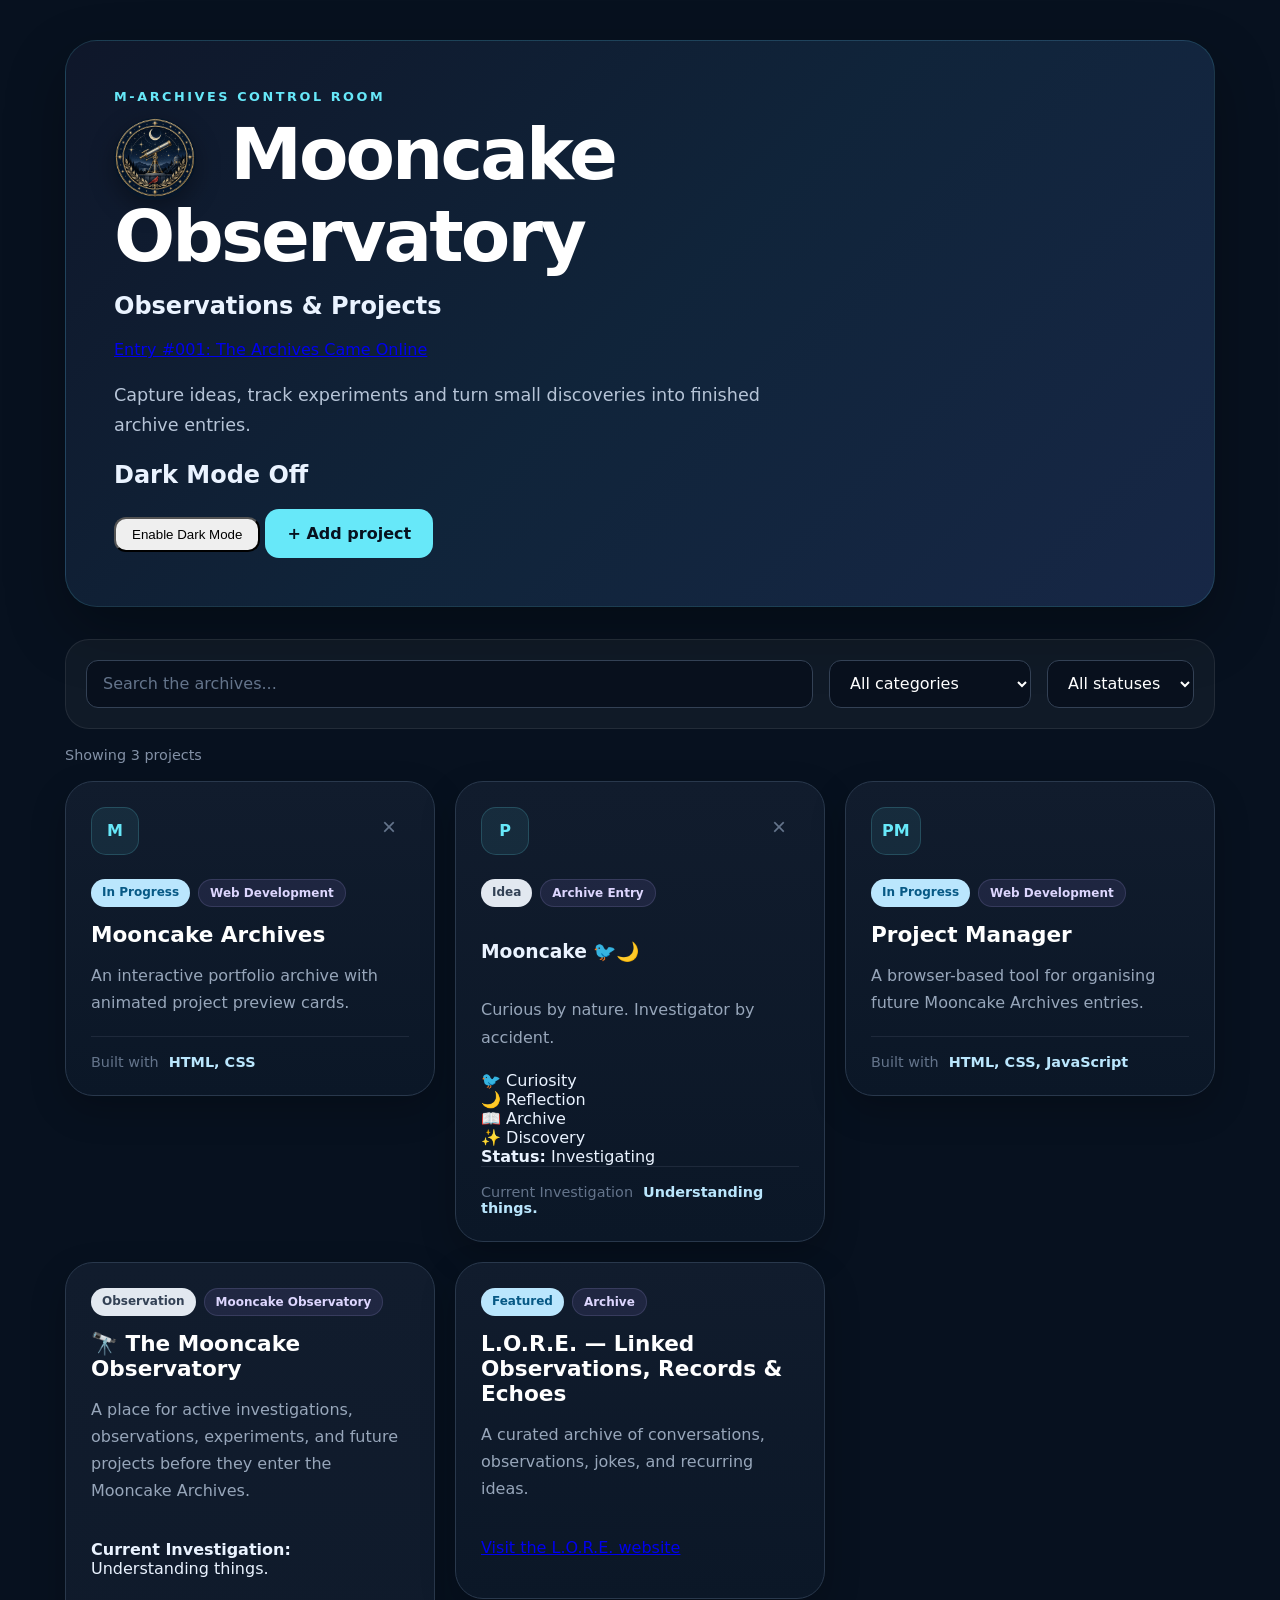
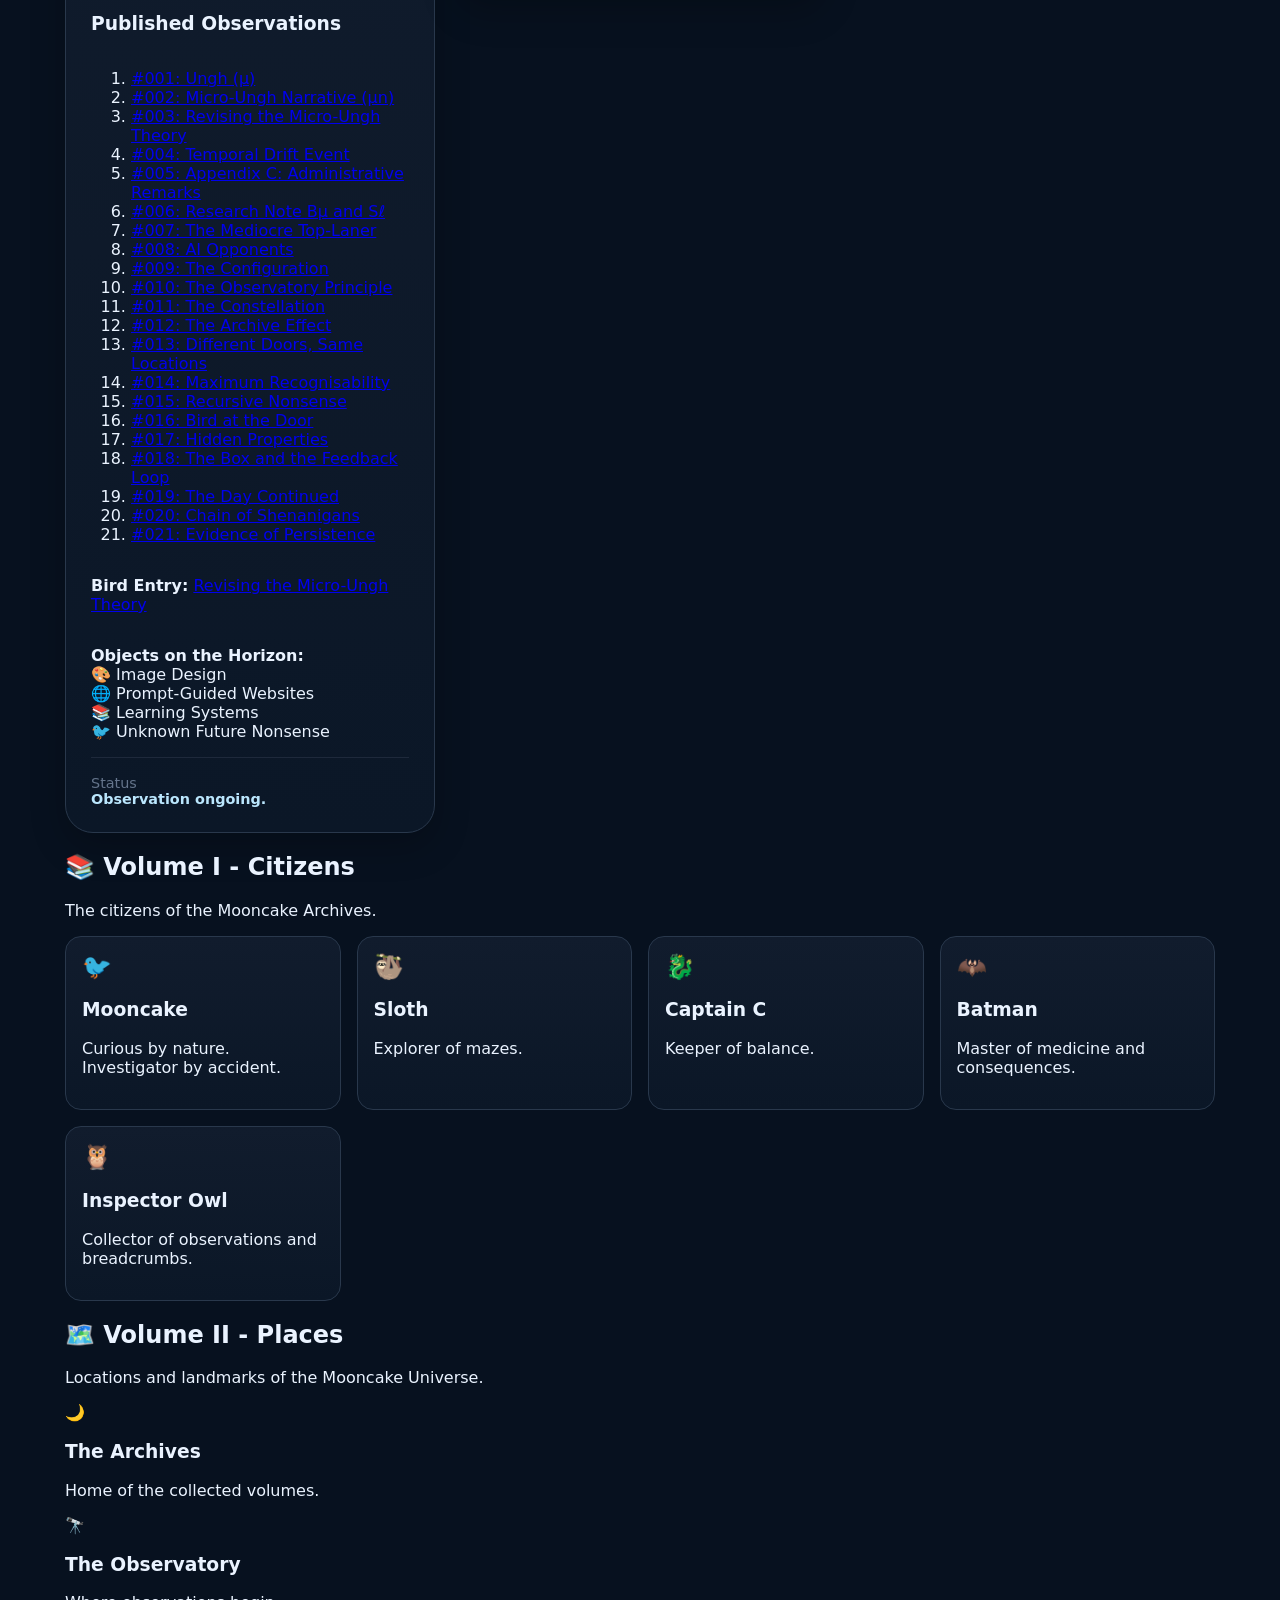
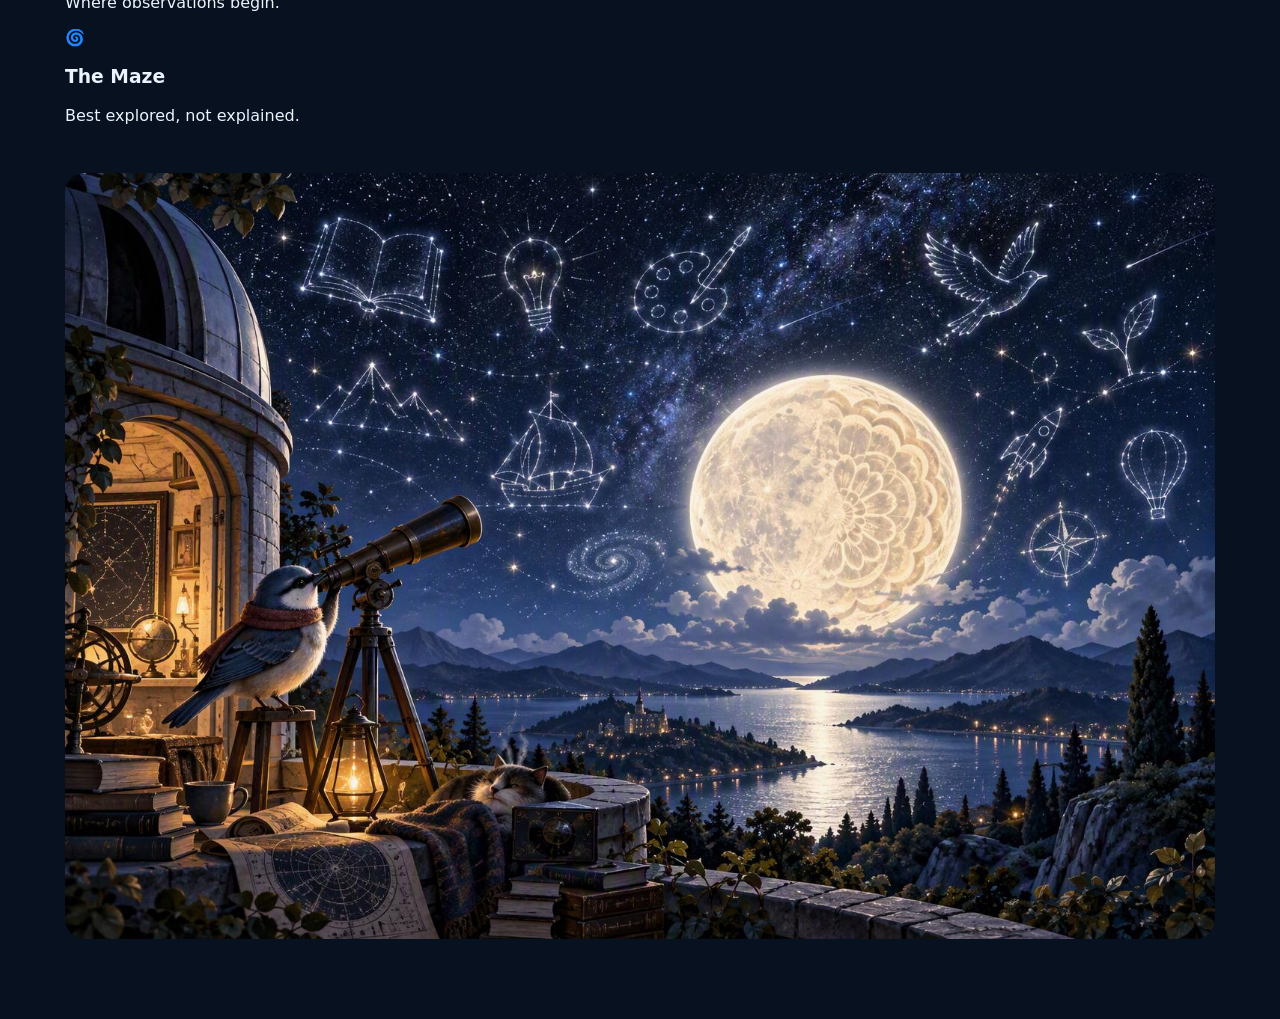
<file: index.html>
<!DOCTYPE html>
<html lang="en">

<head>
    <meta charset="UTF-8">

    <meta name="viewport" content="width=device-width, initial-scale=1.0">

    <title>Mooncake Observatory</title>

    <link rel="stylesheet" href="style.css">
</head>

<body>
    <main class="project-manager">

        <!-- Page heading -->
        <header class="hero">
            <div class="hero-text">
                <p class="eyebrow">M-Archives Control Room</p>

                <h1>
                    <span class="observatory-emblem" title="Curious by nature. Investigator by accident. Known for turning confusion into understanding through questions, experiments, and an unreasonable amount of documentation.">
                        <img src="images/MooncakeObservatoryEmblem.jpg"
                            alt="Mooncake Observatory emblem">
                    </span>
                    Mooncake Observatory
                </h1>
                <h2>Observations & Projects</h2>

                <p>
                    <a href="Archive-Entries/entry-001.html">
                        Entry #001: The Archives Came Online
                    </a>
                </p>

                <p class="hero-description">
                    Capture ideas, track experiments and turn small
                    discoveries into finished archive entries.
                </p>
                <h2 id="status">Dark Mode Off</h2>

<button id="activateBtn">
    Enable Dark Mode
</button>
            <button class="add-project-button" id="add-project-button" type="button" aria-expanded="false"
                aria-controls="project-form">
                + Add project
            </button>
        </header>
        <!-- Add project form -->
        <section class="project-form hidden" id="project-form">
            <h2>Create an archive candidate</h2>

            <p class="form-introduction">
                Start small. A project only needs a clear purpose and one working result.
            </p>

            <form>
                <div class="form-grid">
                    <label>
                        Project name

                        <input type="text" name="project-name" placeholder="For example: Pal Summon Logger">
                    </label>

                    <label>
                        Technology

                        <input type="text" name="technology" placeholder="For example: HTML, CSS">
                    </label>

                    <label>
                        Category

                        <select name="category">
                            <option>Web Development</option>
                            <option>Programming</option>
                            <option>Archive Entry</option>
                            <option>Design</option>
                            <option>Research</option>
                        </select>
                    </label>

                    <label>
                        Status

                        <select name="status">
                            <option>Idea</option>
                            <option>In Progress</option>
                            <option>Complete</option>
                        </select>
                    </label>

                    <label class="description-field">
                        Short description

                        <textarea name="description" rows="4" placeholder="What does the project do?"></textarea>
                    </label>
                </div>

                <button class="create-project-button" type="submit">
                    Create project card
                </button>
            </form>
        </section>

        <!-- Search and filter controls -->
        <div class="project-controls">
            <label class="search-control">
                <span class="visually-hidden">Search projects</span>

                <input type="search" placeholder="Search the archives...">
            </label>

            <label>
                <span class="visually-hidden">Filter by category</span>

                <select>
                    <option>All categories</option>
                    <option>Web Development</option>
                    <option>Programming</option>
                    <option>Game Modding</option>
                    <option>Design</option>
                    <option>Research</option>
                </select>
            </label>

            <label>
                <span class="visually-hidden">Filter by status</span>

                <select>
                    <option>All statuses</option>
                    <option>Idea</option>
                    <option>In Progress</option>
                    <option>Complete</option>
                </select>
            </label>
        </div>

        <!-- Project count -->
        <p class="project-count">
            Showing 3 projects
        </p>

        <!-- Project cards -->
        <section class="project-grid">

            <!-- Mooncake Archives card -->
            <article class="project-card">
                <div class="card-top">
                    <div class="project-icon" aria-hidden="true">
                        M
                    </div>

                    <button class="delete-button" type="button" aria-label="Delete Mooncake Archives">
                        ×
                    </button>
                </div>

                <div class="project-labels">
                    <span class="status status-progress">
                        In Progress
                    </span>

                    <span class="category">
                        Web Development
                    </span>
                </div>

                <h2>Mooncake Archives</h2>

                <p class="project-description">
                    An interactive portfolio archive with animated
                    project preview cards.
                </p>

                <p class="technology">
                    <span>Built with</span>
                    HTML, CSS
                </p>
            </article>

            <!-- Palworld project card -->
            <article class="project-card">
                <div class="card-top">
                    <div class="project-icon" aria-hidden="true">
                        P
                    </div>

                    <button class="delete-button" type="button" aria-label="Delete Palworld Mod Investigation">
                        ×
                    </button>
                </div>

                
                <div class="project-labels">
                    <span class="status status-idea">
                        Idea
                    </span>

                    <span class="category">
                        Archive Entry
                    </span>
                </div>

                <h3>Mooncake 🐦🌙</h3>

                <p class="project-description">
                    Curious by nature. Investigator by accident.
                </p>

                <div class="mooncake-symbols">
                    🐦 Curiosity<br>
                    🌙 Reflection<br>
                    📖 Archive<br>
                    ✨ Discovery
                </div>

                <div class="mooncake-status">
                    <strong>Status:</strong> Investigating
                </div>

                <p class="technology">
                    <span>Current Investigation</span>
                    Understanding things.
                </p>
            </article>

            <!-- Project Manager card -->
            <article class="project-card">
                <div class="card-top">
                    <div class="project-icon" aria-hidden="true">
                        PM
                    </div>

                    <button class="delete-button" type="button" aria-label="Delete Project Manager">
                    </button>
                </div>

                <div class="project-labels">
                    <span class="status status-progress">
                        In Progress
                    </span>

                    <span class="category">
                        Web Development
                    </span>
                </div>

                <h2>Project Manager</h2>

                <p class="project-description">
                    A browser-based tool for organising future
                    Mooncake Archives entries.
                </p>

                <p class="technology">
                    <span>Built with</span>
                    HTML, CSS, JavaScript
                </p>
            </article>
            <article class="project-card">
                <div class="project-labels">
                    <span class="status status-idea">Observation</span>
                    <span class="category">Mooncake Observatory</span>
                </div>

                <h2>🔭 The Mooncake Observatory</h2>

                <p class="project-description">
                    A place for active investigations, observations,
                    experiments, and future projects before they
                    enter the Mooncake Archives.
                </p>

                <p>
                    <strong>Current Investigation:</strong><br>
                    Understanding things.
                </p>

                <h3>Published Observations</h3>
                <nav aria-label="Published observations">
                    <ol>
                        <li><a href="https://github.com/Samawam/Mooncake-Observatory/blob/main/observations/001-ungh.md">#001: Ungh (µ)</a></li>
                        <li><a href="https://github.com/Samawam/Mooncake-Observatory/blob/main/observations/002-micro-ungh-narrative.md">#002: Micro-Ungh Narrative (µn)</a></li>
                        <li><a href="https://github.com/Samawam/Mooncake-Observatory/blob/main/observations/003-micro-ungh-revision.md">#003: Revising the Micro-Ungh Theory</a></li>
                        <li><a href="https://github.com/Samawam/Mooncake-Observatory/blob/main/observations/004-temporal-drift-event.md">#004: Temporal Drift Event</a></li>
                        <li><a href="https://github.com/Samawam/Mooncake-Observatory/blob/main/observations/005-appendix-c-administrative-remarks.md">#005: Appendix C: Administrative Remarks</a></li>
                        <li><a href="https://github.com/Samawam/Mooncake-Observatory/blob/main/observations/006-research-note-bmu-and-sl.md">#006: Research Note Bµ and Sℓ</a></li>
                        <li><a href="https://github.com/Samawam/Mooncake-Observatory/blob/main/observations/007-the%20mediocre-top-laner.md">#007: The Mediocre Top-Laner</a></li>
                        <li><a href="https://github.com/Samawam/Mooncake-Observatory/blob/main/observations/008-ai-opponents.md">#008: AI Opponents</a></li>
                        <li><a href="https://github.com/Samawam/Mooncake-Observatory/blob/main/observations/009-the-configuration.md">#009: The Configuration</a></li>
                        <li><a href="https://github.com/Samawam/Mooncake-Observatory/blob/main/observations/010-observatory-principle.md">#010: The Observatory Principle</a></li>
                        <li><a href="https://github.com/Samawam/Mooncake-Observatory/blob/main/observations/011-constellation.md">#011: The Constellation</a></li>
                        <li><a href="https://github.com/Samawam/Mooncake-Observatory/blob/main/observations/012-the-archive-effect.md">#012: The Archive Effect</a></li>
                        <li><a href="https://github.com/Samawam/Mooncake-Observatory/blob/main/observations/013-different-doors-same-location.md">#013: Different Doors, Same Locations</a></li>
                        <li><a href="https://github.com/Samawam/Mooncake-Observatory/blob/main/observations/014-maximum-recognisability.md">#014: Maximum Recognisability</a></li>
                        <li><a href="https://github.com/Samawam/Mooncake-Observatory/blob/main/observations/015-recursive-nonsense.md">#015: Recursive Nonsense</a></li>
                        <li><a href="https://github.com/Samawam/Mooncake-Observatory/blob/main/observations/016-bird-at-the-door.md">#016: Bird at the Door</a></li>
                        <li><a href="https://github.com/Samawam/Mooncake-Observatory/blob/main/observations/017-hidden-properties.md">#017: Hidden Properties</a></li>
                        <li><a href="https://github.com/Samawam/Mooncake-Observatory/blob/main/observations/018-the-box-and-the-feedback-loop.md">#018: The Box and the Feedback Loop</a></li>
                        <li><a href="https://github.com/Samawam/Mooncake-Observatory/blob/main/observations/019-the-day-continued.md">#019: The Day Continued</a></li>
                        <li><a href="https://github.com/Samawam/Mooncake-Observatory/blob/main/observations/020-chain-of-shenanigans.md">#020: Chain of Shenanigans</a></li>
                        <li><a href="https://github.com/Samawam/Mooncake-Observatory/blob/main/observations/021-evidence-of-persistence.md">#021: Evidence of Persistence</a></li>
                    </ol>
                </nav>
                <p>
                    <strong>Bird Entry:</strong>
                    <a href="https://github.com/Samawam/Mooncake-Observatory/blob/main/observations/bird%20entries/003-micro-ungh-revision-draft.md">
                        Revising the Micro-Ungh Theory
                    </a>
                </p>

                <p>
                    <strong>Objects on the Horizon:</strong><br>
                    🎨 Image Design<br>
                    🌐 Prompt-Guided Websites<br>
                    📚 Learning Systems<br>
                    🐦 Unknown Future Nonsense
                </p>

                <p class="technology">
                    <span>Status</span><br>
                    Observation ongoing.
                </p>
            </article>
            <article class="project-card">
                <div class="project-labels">
                    <span class="status status-progress">Featured</span>
                    <span class="category">Archive</span>
                </div>

                <h2>L.O.R.E. — Linked Observations, Records &amp; Echoes</h2>

                <p class="project-description">
                    A curated archive of conversations, observations,
                    jokes, and recurring ideas.
                </p>

                <p>
                    <a href="https://hybertius.github.io/lore-cairns/" target="_blank" rel="noopener noreferrer">
                        Visit the L.O.R.E. website
                    </a>
                </p>
            </article>
        </section>

            <section class="citizens-section">

    <h2>📚 Volume I - Citizens</h2>

    <p class="section-description">
        The citizens of the Mooncake Archives.
    </p>
    <div class="archive-grid">

    <article class="citizen-summary-card">

        <div class="citizen-emoji">🐦</div>

        <h3>Mooncake</h3>

        <p>
            Curious by nature. Investigator by accident.
        </p>

    </article>
    <article class="citizen-summary-card">

        <div class="citizen-emoji">🦥</div>

        <h3>Sloth</h3>

        <p>
            Explorer of mazes.
        </p>

    </article>
    <article class="citizen-summary-card">

    <div class="citizen-emoji">🐉</div>

    <h3>Captain C</h3>

    <p>
        Keeper of balance.
    </p>

</article>
<article class="citizen-summary-card">

    <div class="citizen-emoji">🦇</div>

    <h3>Batman</h3>

    <p>
        Master of medicine and consequences.
    </p>

</article>
<article class="citizen-summary-card">

    <div class="citizen-emoji">🦉</div>

    <h3>Inspector Owl</h3>

    <p>
        Collector of observations and breadcrumbs.
    </p>

</article>


</div>
</section>
<section class="places-section">

    <h2>🗺️ Volume II - Places</h2>

    <p class="section-description">
        Locations and landmarks of the Mooncake Universe.
    </p>

    <div class="place-grid">

        <article class="place-summary-card">
            <div class="place-emoji">🌙</div>
            <h3>The Archives</h3>
            <p>
                Home of the collected volumes.
            </p>
        </article>

        <article class="place-summary-card">
            <div class="place-emoji">🔭</div>
            <h3>The Observatory</h3>
            <p>
                Where observations begin.
            </p>
        </article>

        <article class="place-summary-card">
            <div class="place-emoji">🌀</div>
            <h3>The Maze</h3>
            <p>
                Best explored, not explained.
            </p>
        </article>

    </div>

</section>

        <div class="mooncake-sky-section">
            <img src="images/mooncake-sky.jpg" alt="The Mooncake Sky" class="mooncake-sky-image">
        </div>
    </main>

    <script src="script.js"></script>
</body>

</html>
</file>
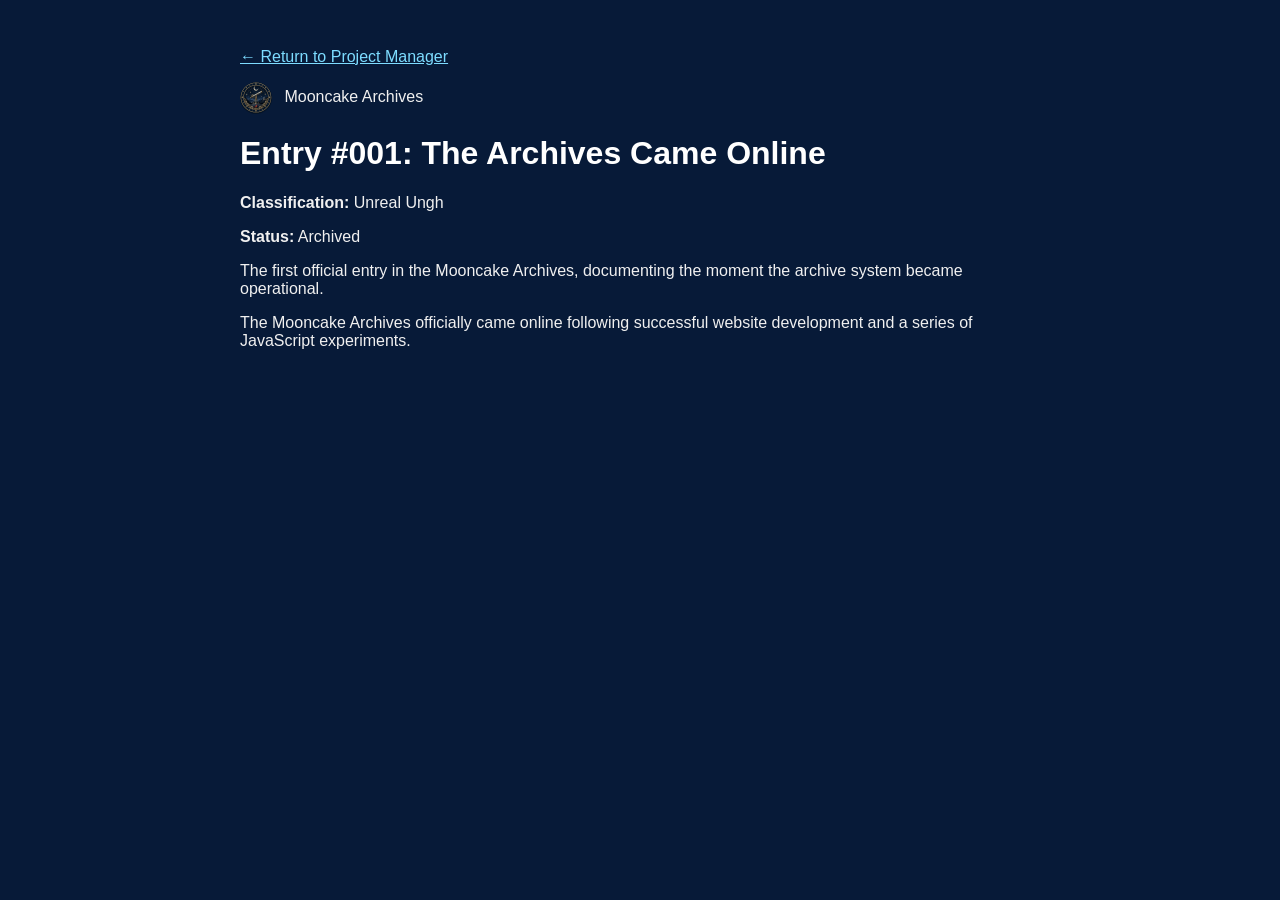
<file: Archive-Entries/entry-001.html>
<!DOCTYPE html>
<html lang="en">
<head>
    <meta charset="UTF-8">
    <meta name="viewport" content="width=device-width, initial-scale=1.0">
    <style>
    body {
        background-color: #071a38;
        color: #f0f0f0;
        font-family: Arial, sans-serif;
        max-width: 800px;
        margin: 0 auto;
        padding: 2rem;
    }

    a {
        color: #7ddcff;
    }

    h1 {
        color: white;
    }
</style>
</head>
<body>

    <p>
    <a href="../index.html">← Return to Project Manager</a>
</p>

<p><img src="../images/MooncakeObservatoryEmblem.jpg"
    alt="Mooncake Observatory emblem"
    style="width: 32px; height: 32px; object-fit: cover; border-radius: 50%; vertical-align: middle; margin-right: 8px;">
Mooncake Archives</p>

<h1>Entry #001: The Archives Came Online</h1>

<p><strong>Classification:</strong> Unreal Ungh</p>
<p><strong>Status:</strong> Archived</p>

<p>
    The first official entry in the Mooncake Archives,
    documenting the moment the archive system became operational.
</p>

<p>
    The Mooncake Archives officially came online following
    successful website development and a series of JavaScript
    experiments.
</p>

</body>
</html>
</file>
<file: style.css>
/* ------------------------------
   Basic page settings
------------------------------ */

* {
    box-sizing: border-box;
}

body {
    margin: 0;
    min-height: 100vh;

    font-family:
        Inter,
        system-ui,
        -apple-system,
        BlinkMacSystemFont,
        "Segoe UI",
        sans-serif;

    color: #eaf3ff;
    background-color: #07111f;
}


/* ------------------------------
   Main layout
------------------------------ */

.project-manager {
    width: min(1150px, calc(100% - 40px));
    margin: 0 auto;
    padding: 40px 0 80px;
}


/* ------------------------------
   Header
------------------------------ */

.hero {
    display: flex;
    align-items: flex-end;
    justify-content: space-between;
    gap: 40px;

    margin-bottom: 32px;
    padding: 48px;

    border: 1px solid rgba(103, 232, 249, 0.15);
    border-radius: 32px;

    background:
        linear-gradient(
            135deg,
            #0f172a,
            #10243a,
            #172746
        );

    box-shadow:
        0 24px 60px rgba(0, 0, 0, 0.3);
}

.hero-text {
    max-width: 750px;
}

.eyebrow {
    margin: 0 0 14px;

    color: #67e8f9;

    font-size: 0.8rem;
    font-weight: 700;
    letter-spacing: 0.2em;
    text-transform: uppercase;
}

.hero h1 {
    margin: 0;

    color: #ffffff;

    font-size: clamp(2.5rem, 7vw, 4.5rem);
    line-height: 1;
    letter-spacing: -0.04em;
}

.observatory-emblem {
    display: inline-flex;
    width: clamp(52px, 8vw, 82px);
    height: clamp(52px, 8vw, 82px);
    margin-right: 12px;
    vertical-align: middle;
    border-radius: 50%;
    box-shadow: 0 8px 24px rgba(0, 0, 0, 0.35);
}

.observatory-emblem img {
    width: 100%;
    height: 100%;
    object-fit: cover;
    border-radius: 50%;
}

.hero-description {
    max-width: 650px;
    margin: 22px 0 0;

    color: #b6c4d7;

    font-size: 1.1rem;
    line-height: 1.7;
}

.add-project-button {
    flex-shrink: 0;

    padding: 15px 22px;

    border: 0;
    border-radius: 14px;

    color: #07111f;
    background-color: #67e8f9;

    font: inherit;
    font-weight: 800;

    cursor: pointer;

    transition:
        background-color 160ms ease,
        transform 160ms ease;
}

.add-project-button:hover {
    background-color: #a5f3fc;
    transform: translateY(-2px);
}

.add-project-button:focus-visible {
    outline: 3px solid #ffffff;
    outline-offset: 4px;
}
/* ------------------------------
   Add project form
------------------------------ */

.project-form {
    margin-bottom: 32px;
    padding: 32px;

    border: 1px solid rgba(103, 232, 249, 0.15);
    border-radius: 28px;

    background-color: rgba(15, 23, 42, 0.92);

    box-shadow: 0 18px 45px rgba(0, 0, 0, 0.22);
}

.project-form.hidden {
    display: none;
}

.project-form h2 {
    margin: 0;

    color: #ffffff;

    font-size: 1.65rem;
}

.form-introduction {
    margin: 10px 0 26px;

    color: #97a6ba;

    line-height: 1.6;
}

.form-grid {
    display: grid;
    grid-template-columns: repeat(2, minmax(0, 1fr));
    gap: 20px;
}

.form-grid label {
    display: flex;
    flex-direction: column;
    gap: 9px;

    color: #dbeafe;

    font-size: 0.9rem;
    font-weight: 700;
}

.form-grid input,
.form-grid select,
.form-grid textarea {
    width: 100%;
    padding: 13px 15px;

    border: 1px solid #334155;
    border-radius: 12px;

    color: #ffffff;
    background-color: #08101d;

    font: inherit;
    font-weight: 400;
}

.form-grid textarea {
    resize: vertical;
}

.form-grid input::placeholder,
.form-grid textarea::placeholder {
    color: #64748b;
}

.form-grid input:focus,
.form-grid select:focus,
.form-grid textarea:focus {
    border-color: #67e8f9;
    outline: 3px solid rgba(103, 232, 249, 0.15);
}

.description-field {
    grid-column: 1 / -1;
}

.create-project-button {
    margin-top: 22px;
    padding: 13px 19px;

    border: 0;
    border-radius: 12px;

    color: #07111f;
    background-color: #67e8f9;

    font: inherit;
    font-weight: 800;

    cursor: pointer;
}

.create-project-button:hover {
    background-color: #a5f3fc;
}
/* ------------------------------
   Search and filters
------------------------------ */

.project-controls {
    display: grid;
    grid-template-columns: minmax(220px, 1fr) auto auto;
    gap: 16px;

    margin-bottom: 18px;
    padding: 20px;

    border: 1px solid rgba(255, 255, 255, 0.08);
    border-radius: 24px;

    background-color: rgba(255, 255, 255, 0.04);
}

.project-controls input,
.project-controls select {
    width: 100%;
    height: 48px;
    padding: 0 16px;

    border: 1px solid #334155;
    border-radius: 12px;

    color: #ffffff;
    background-color: #08101d;

    font: inherit;
}

.project-controls input::placeholder {
    color: #64748b;
}

.project-controls input:focus,
.project-controls select:focus {
    border-color: #67e8f9;
    outline: 3px solid rgba(103, 232, 249, 0.15);
}

.project-count {
    margin: 0 0 18px;

    color: #8391a6;

    font-size: 0.9rem;
}


/* ------------------------------
   Project grid
------------------------------ */

.project-grid {
    display: grid;
    grid-template-columns: repeat(3, minmax(0, 1fr));
    align-items: start;
    gap: 20px;
}


/* ------------------------------
   Individual cards
------------------------------ */

.project-card {
    display: flex;
    flex-direction: column;

    padding: 25px;

    border: 1px solid #29384c;
    border-radius: 28px;

    background:
        linear-gradient(
            180deg,
            #111c2d,
            #0b1727
        );

    box-shadow:
        0 14px 35px rgba(0, 0, 0, 0.22);

    transition:
        border-color 160ms ease,
        transform 160ms ease,
        box-shadow 160ms ease;
}

.project-card:hover {
    border-color: rgba(103, 232, 249, 0.45);

    transform: translateY(-5px);

    box-shadow:
        0 20px 45px rgba(0, 0, 0, 0.32);
}

.card-top {
    display: flex;
    align-items: flex-start;
    justify-content: space-between;

    margin-bottom: 24px;
}

.project-icon {
    display: grid;
    place-items: center;

    min-width: 48px;
    height: 48px;
    padding: 0 10px;

    border: 1px solid rgba(103, 232, 249, 0.18);
    border-radius: 15px;

    color: #67e8f9;
    background-color: rgba(103, 232, 249, 0.08);

    font-weight: 900;
}

.delete-button {
    width: 40px;
    height: 40px;

    border: 0;
    border-radius: 12px;

    color: #64748b;
    background-color: transparent;

    font-size: 1.5rem;

    cursor: pointer;
}

.delete-button:hover {
    color: #fda4af;
    background-color: rgba(251, 113, 133, 0.1);
}

.delete-button:focus-visible {
    outline: 3px solid #67e8f9;
    outline-offset: 2px;
}


/* ------------------------------
   Card labels
------------------------------ */

.project-labels {
    display: flex;
    flex-wrap: wrap;
    gap: 8px;

    margin-bottom: 15px;
}

.status,
.category {
    padding: 6px 11px;

    border-radius: 999px;

    font-size: 0.75rem;
    font-weight: 750;
}

.status-progress {
    color: #075985;
    background-color: #bae6fd;
}

.status-idea {
    color: #334155;
    background-color: #e2e8f0;
}

.status-complete {
    color: #065f46;
    background-color: #a7f3d0;
}

.category {
    border: 1px solid rgba(196, 181, 253, 0.15);

    color: #ddd6fe;
    background-color: rgba(167, 139, 250, 0.1);
}


/* ------------------------------
   Card text
------------------------------ */

.project-card h2 {
    margin: 0;

    color: #ffffff;

    font-size: 1.35rem;
}

.project-description {
    margin: 15px 0 20px;

    color: #97a6ba;

    line-height: 1.7;
}

.technology {
    margin: 0;
    padding-top: 17px;

    border-top: 1px solid #1e293b;

    color: #bae6fd;

    font-size: 0.9rem;
    font-weight: 650;
}

.technology span {
    margin-right: 5px;

    color: #64748b;

    font-weight: 400;
}


/* ------------------------------
   Accessibility helper
------------------------------ */

.visually-hidden {
    position: absolute;

    width: 1px;
    height: 1px;
    padding: 0;
    margin: -1px;

    overflow: hidden;
    clip: rect(0, 0, 0, 0);

    white-space: nowrap;
    border: 0;
}


/* ------------------------------
   Responsive layout
------------------------------ */

@media (max-width: 900px) {
    .hero {
        align-items: flex-start;
        flex-direction: column;
        padding: 36px;
    }

    .project-controls {
        grid-template-columns: 1fr 1fr;
    }

    .search-control {
        grid-column: 1 / -1;
    }

    .project-grid {
        grid-template-columns: repeat(2, minmax(0, 1fr));
    }
}

@media (max-width: 620px) {
    .project-manager {
        width: min(100% - 24px, 1150px);
        padding-top: 20px;
    }

    .hero {
        padding: 27px;
        border-radius: 24px;
    }

    .add-project-button {
        width: 100%;
    }

    .project-controls {
        grid-template-columns: 1fr;
    }

    .search-control {
        grid-column: auto;
    }

    .project-grid {
        grid-template-columns: 1fr;
    }
}
#activateBtn {
    border-radius: 12px;
    padding: 8px 16px;
}
.mooncake-tooltip {
    cursor: help;
    text-decoration: underline dotted;
}
.mooncake-sky-section {
    margin-top: 3rem;
}

.mooncake-sky-image {
    width: 100%;
    border-radius: 20px;
    display: block;
}
.dark-mode {
    background-color: #121212;
    color: #f0f0f0;
}
.archive-grid {
    display: grid;
    grid-template-columns: repeat(auto-fit, minmax(250px, 1fr));
    gap: 1rem;
}
.citizen-summary-card {
    padding: 1rem;
    border: 1px solid #29384c;
    border-radius: 16px;
    background: linear-gradient(
        180deg,
        #111c2d,
        #0b1727
    );
}

.citizen-emoji {
    font-size: 1.5rem;
    margin-bottom: 0.5rem;
}
</file>
